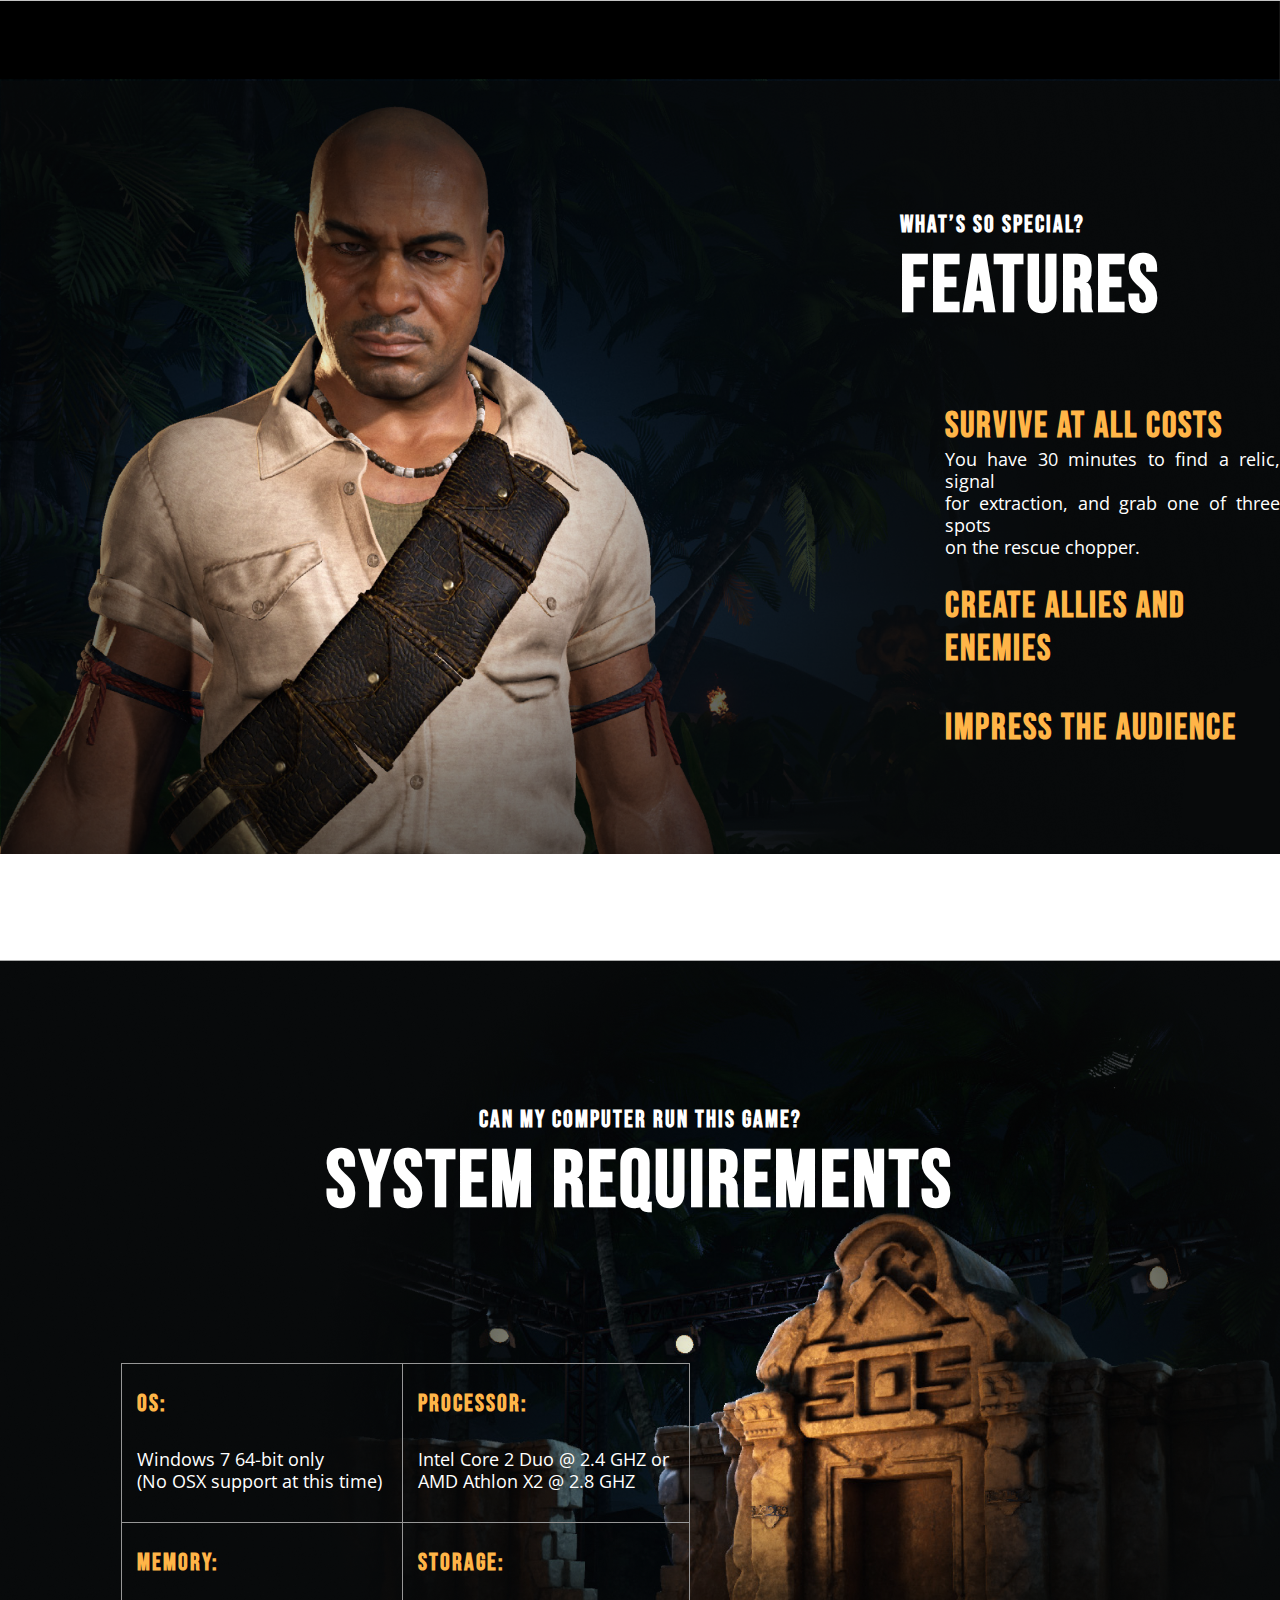
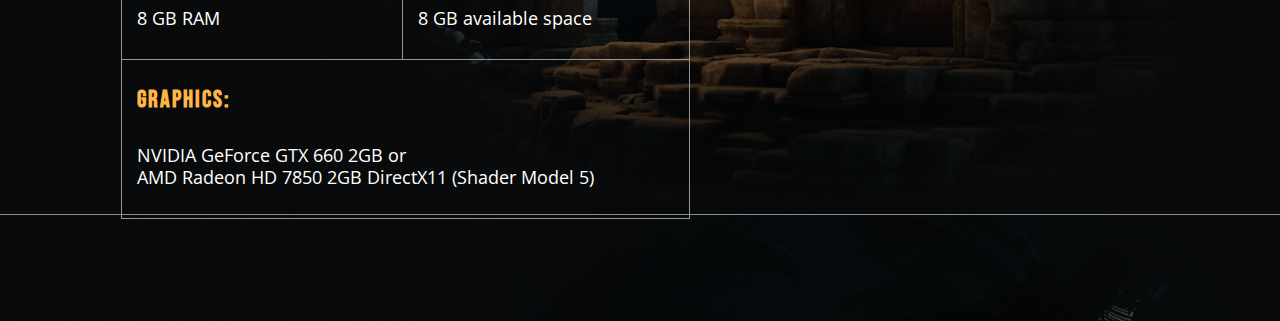
<file: index.html>
<!DOCTYPE html>
<html lang="en">
  <head>
    <meta charset="UTF-8" />
    <meta name="viewport" content="width=device-width, initial-scale=1.0" />
    <link rel="preconnect" href="https://fonts.googleapis.com" />
    <link rel="preconnect" href="https://fonts.gstatic.com" crossorigin />
    <link
      href="https://fonts.googleapis.com/css2?family=Open+Sans:wght@400;700&display=swap"
      rel="stylesheet"
    />
    <link rel="preconnect" href="https://fonts.googleapis.com" />
    <link rel="preconnect" href="https://fonts.gstatic.com" crossorigin />
    <link
      href="https://fonts.googleapis.com/css2?family=Bebas+Neue&family=Open+Sans:wght@400;700&display=swap"
      rel="stylesheet"
    />
    <link rel="stylesheet" href="./assets/styles/style.css" />
    <title>Game</title>
  </head>
  <body>
    <header></header>
    <main>
      <div class="main__holder">
        <div class="mainTop_right">
          <p class="top_subtext">What’s so special?</p>
          <h1 class="top_title">features</h1>
          <h2 class="comment_title">SURVIVE AT ALL COSTS</h2>
          <p class="comment_text">
            You have 30 minutes to find a relic, signal <br />
            for extraction, and grab one of three spots <br />
            on the rescue chopper.
          </p>
          <h2 class="comment_title bottom">CREATE ALLIES AND ENEMIES</h2>
          <h2 class="comment_title">IMPRESS THE AUDIENCE</h2>
        </div>
      </div>
      <div class="requirment__holder">
        <div class="requ_top">
          <p>Can My Computer Run this game?</p>
          <h1>system requirements</h1>
        </div>
        <div class="table">
          <table>
            <tr>
              <th>
                <p class="title">OS:</p>
                <p class="text">
                  Windows 7 64-bit only <br />
                  (No OSX support at this time)
                </p>
              </th>
              <th>
                <p class="title">PROCESSOR:</p>
                <p class="text">
                  Intel Core 2 Duo @ 2.4 GHZ or <br />
                  AMD Athlon X2 @ 2.8 GHZ
                </p>
              </th>
            </tr>
            <tr>
              <td>
                <p class="title">MEMORY:</p>
                <p class="text">8 GB RAM</p>
              </td>
              <td>
                <p class="title">STORAGE:</p>
                <p class="text">8 GB available space</p>
              </td>
            </tr>
            <tr>
              <td colspan="2">
                <p class="title">GRAPHICS:</p>
                <p class="text">
                  NVIDIA GeForce GTX 660 2GB or <br />
                  AMD Radeon HD 7850 2GB DirectX11 (Shader Model 5)
                </p>
              </td>
            </tr>
          </table>
        </div>
      </div>
    </main>
    <footer></footer>
  </body>
</html>
</file>
<file: assets/styles/style.css>
* {
  margin: 0;
  padding: 0;
  box-sizing: border-box;
  font-family: "Bebas Neue";
  font-family: "Open Sans";
  font-size: normal;
}

.container {
  max-width: 1440px;
  width: 100%;
  margin: 0 auto;
}

li {
  list-style: none;
}

a {
  text-decoration: none;
}

.main__holder {
  background-image: url("../images/main_bg.png");
  background-size: 100%;
  height: 960.27px;
  background-repeat: no-repeat;
  display: flex;
  justify-content: flex-start;
  align-items: center;
}
.main__holder .mainTop_right {
  margin-left: 900px;
}
.main__holder .mainTop_right .top_subtext {
  color: #fff;
  font-family: "Bebas Neue";
  font-size: 24px;
  font-style: normal;
  font-weight: 700;
  line-height: normal;
  letter-spacing: 2px;
}
.main__holder .mainTop_right .top_title {
  color: #fff;
  font-family: "Bebas Neue";
  font-size: 80px;
  font-style: normal;
  font-weight: 700;
  line-height: normal;
  letter-spacing: 3px;
  text-transform: uppercase;
  margin-bottom: 70px;
}
.main__holder .mainTop_right .comment_title {
  color: #ffb548;
  font-family: "Bebas Neue";
  font-size: 36px;
  font-style: normal;
  font-weight: 700;
  line-height: normal;
  letter-spacing: 2px;
  margin-left: 45px;
}
.main__holder .mainTop_right .comment_text {
  color: #fff;
  text-align: justify;
  font-family: "Open Sans";
  font-size: 18px;
  font-style: normal;
  font-weight: 400;
  line-height: 22px;
  margin-bottom: 27px;
  margin-left: 45px;
}
.main__holder .mainTop_right .bottom {
  margin-bottom: 36px;
}

.requirment__holder {
  background-image: url("../images/second_bg.png");
  background-size: 100%;
  height: 961.165px;
}
.requirment__holder .requ_top p {
  color: #fff;
  font-family: "Bebas Neue";
  font-size: 24px;
  font-style: normal;
  font-weight: 700;
  line-height: normal;
  letter-spacing: 2px;
  text-align: center;
  padding-top: 145px;
}
.requirment__holder .requ_top h1 {
  color: #fff;
  font-family: "Bebas Neue";
  font-size: 80px;
  font-style: normal;
  font-weight: 700;
  line-height: normal;
  letter-spacing: 3px;
  text-transform: uppercase;
  text-align: center;
  margin-bottom: 133px;
}
.requirment__holder .table {
  margin-left: 121px;
}
.requirment__holder .table table,
.requirment__holder .table th,
.requirment__holder .table td {
  border: 1px solid #979797;
  border-collapse: collapse;
}
.requirment__holder .table .title {
  color: #ffb548;
  font-family: "Bebas Neue";
  font-size: 24px;
  text-align: start;
  font-style: normal;
  font-weight: 700;
  line-height: normal;
  letter-spacing: 2px;
  margin-bottom: 8px;
  margin-top: 25px;
  margin-left: 15px;
  margin-right: 20px;
  margin-bottom: 30px;
}
.requirment__holder .table .text {
  color: #fff;
  font-family: "Open Sans";
  font-size: 18px;
  text-align: start;
  font-style: normal;
  font-weight: 400;
  line-height: 22px;
  margin-top: 25px;
  margin-bottom: 30px;
  margin-left: 15px;
  margin-right: 20px;
}/*# sourceMappingURL=style.css.map */
</file>
